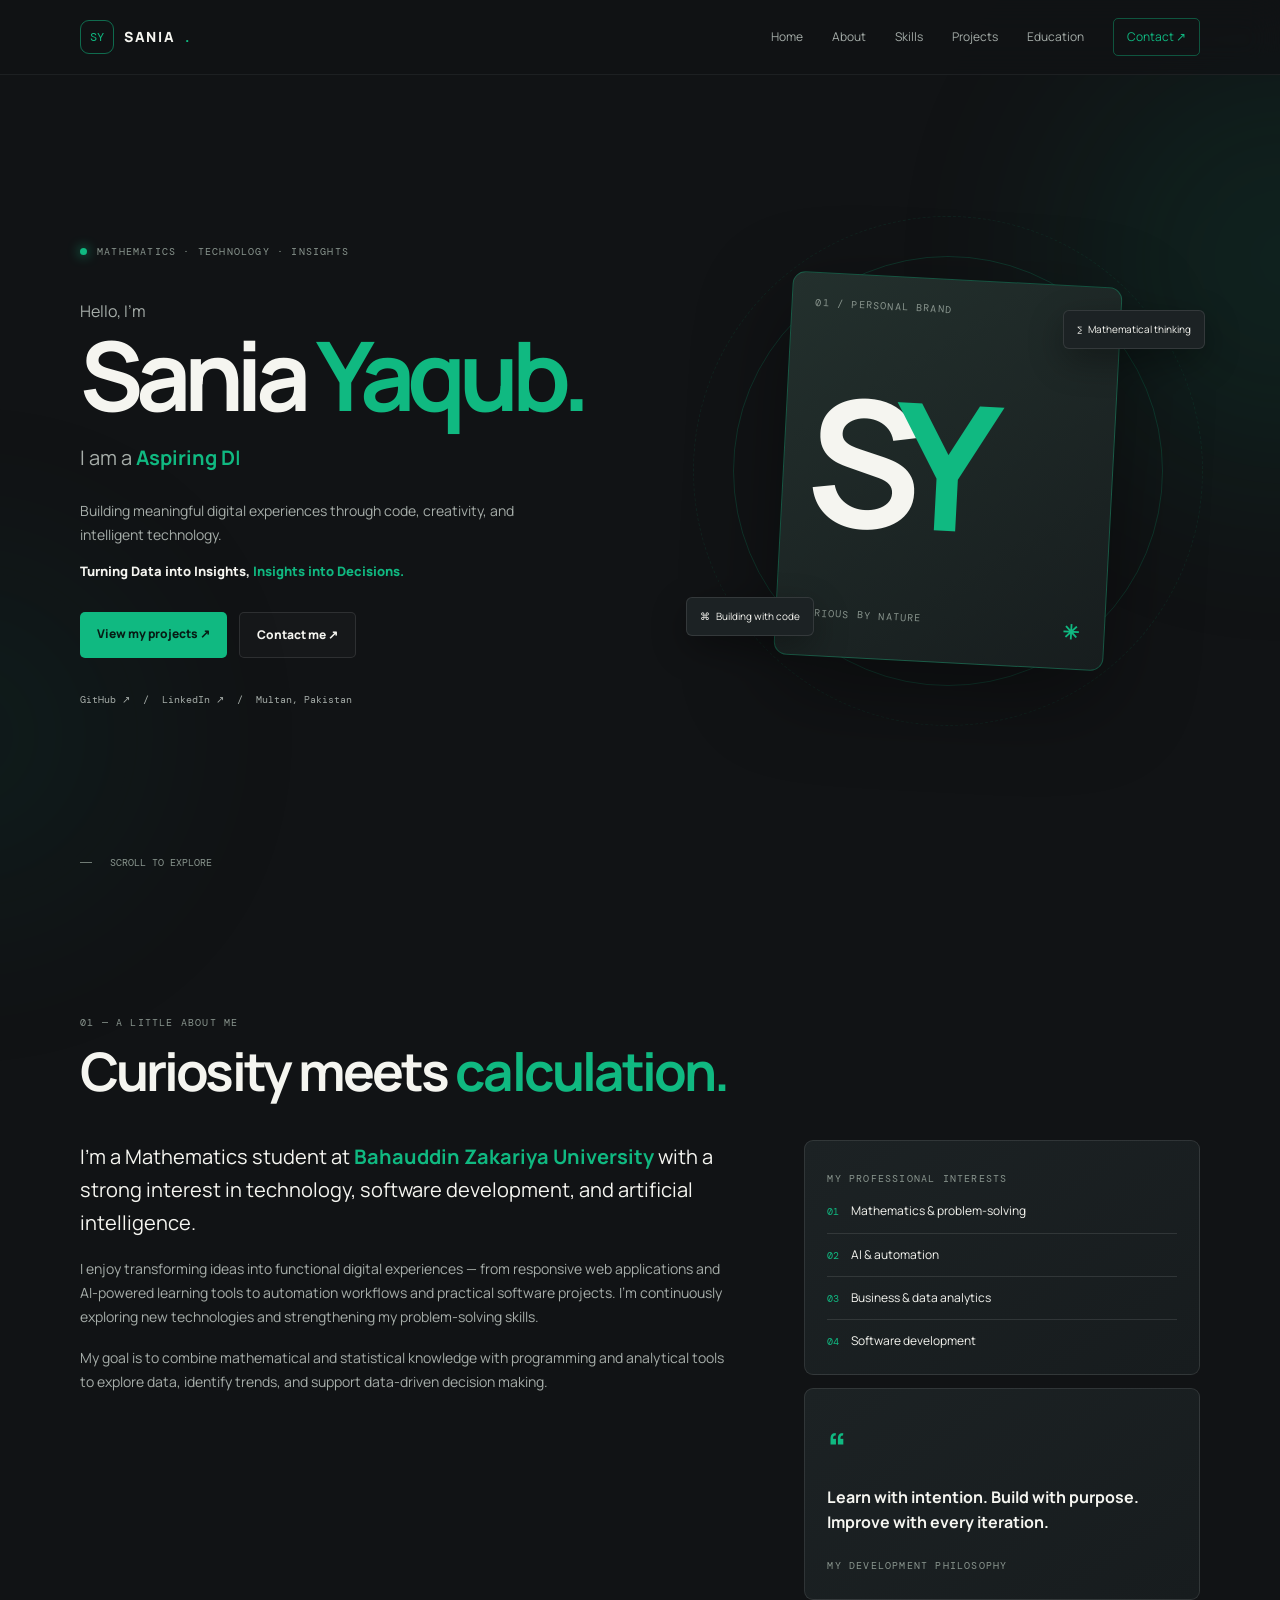
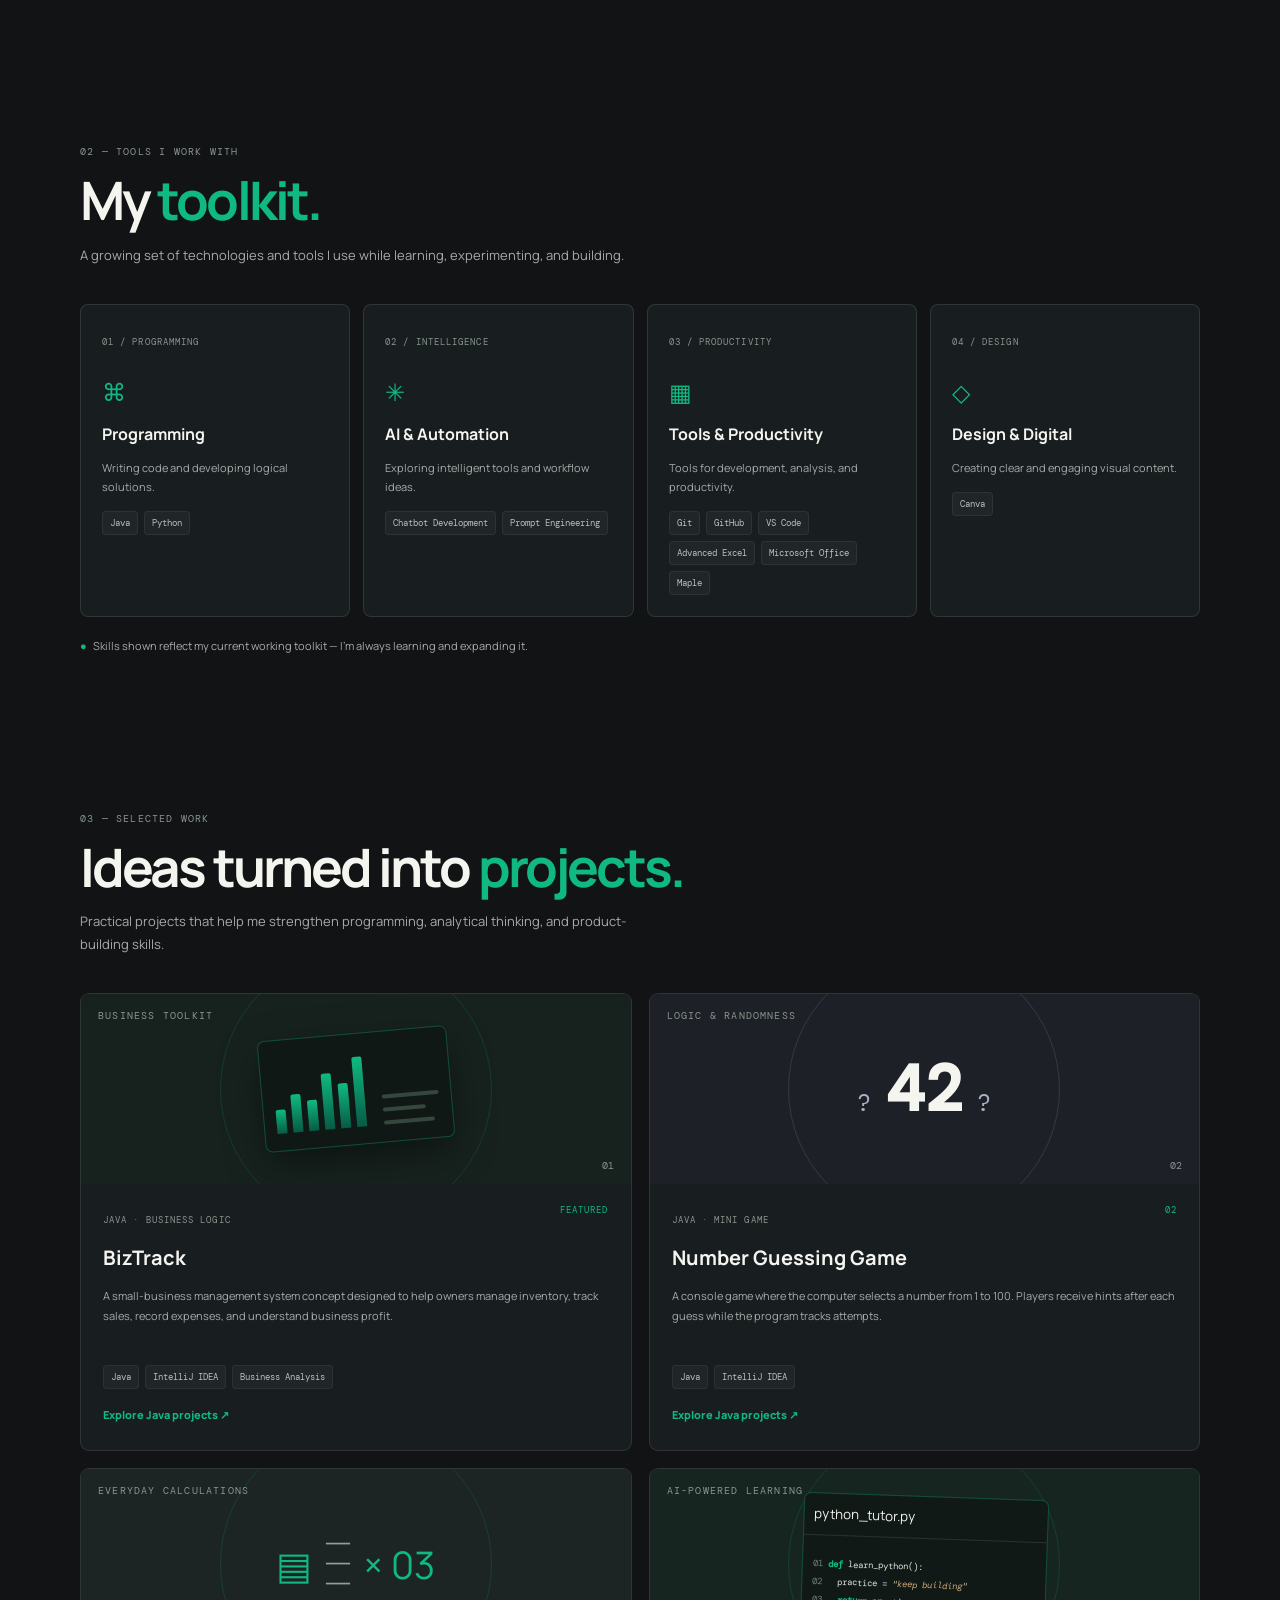
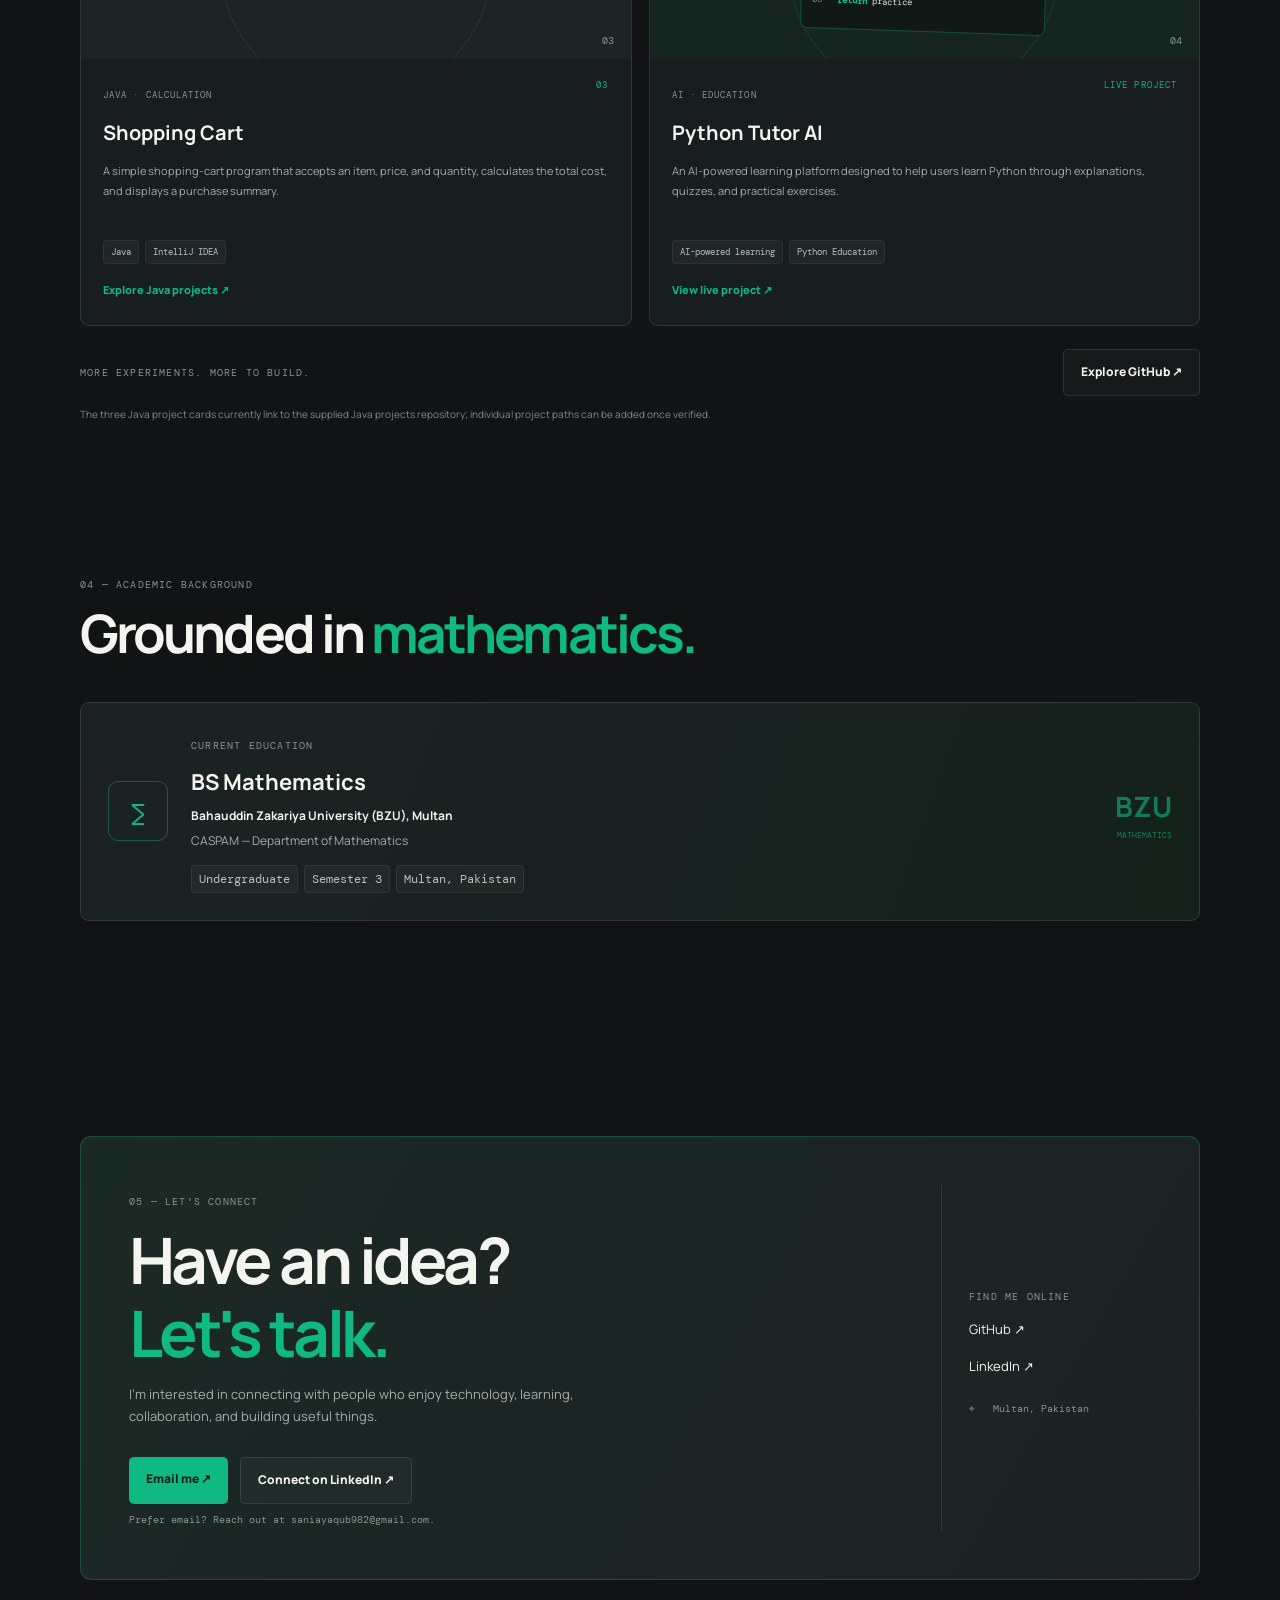
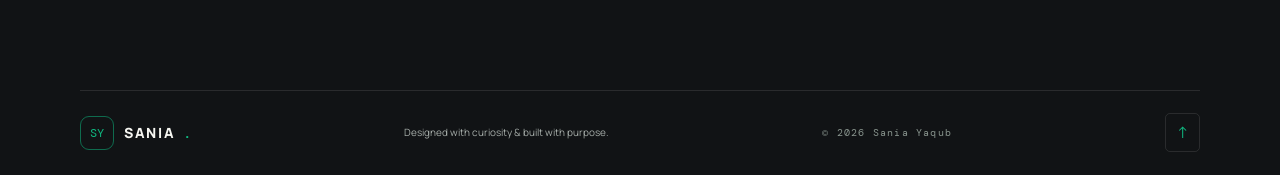
<file: index.html>
<!doctype html>
<html lang="en">
<head>
<meta charset="utf-8"><meta name="viewport" content="width=device-width,initial-scale=1">
<meta name="theme-color" content="#111315">
<meta name="description" content="Sania Yaqub — Mathematics student and aspiring data analyst exploring software development, AI, automation and business analytics.">
<meta name="author" content="Sania Yaqub">
<meta property="og:title" content="Sania Yaqub | Aspiring Data Analyst">
<meta property="og:description" content="Turning Data into Insights, Insights into Decisions.">
<link rel="icon" href="favicon.svg" type="image/svg+xml">
<link rel="preconnect" href="https://fonts.googleapis.com"><link rel="preconnect" href="https://fonts.gstatic.com" crossorigin>
<link href="https://fonts.googleapis.com/css2?family=DM+Mono:wght@400;500&family=Manrope:wght@400;500;600;700;800&display=swap" rel="stylesheet">
<link rel="stylesheet" href="styles.css"><title>Sania Yaqub | Aspiring Data Analyst</title>
</head>
<body>
<div class="glow glow-a" aria-hidden="true"></div><div class="glow glow-b" aria-hidden="true"></div>
<header class="header"><nav class="nav wrap" aria-label="Main navigation">
<a class="brand" href="#home"><span class="monogram">SY</span>SANIA<span class="green">.</span></a>
<button class="menu" aria-label="Open navigation menu" aria-expanded="false" aria-controls="nav-links"><i></i><i></i></button>
<div class="nav-links" id="nav-links"><a href="#home">Home</a><a href="#about">About</a><a href="#skills">Skills</a><a href="#projects">Projects</a><a href="#education">Education</a><a class="nav-cta" href="#contact">Contact ↗</a></div>
</nav></header>
<main>
<section class="hero wrap" id="home">
<div class="hero-copy"><p class="eyebrow"><b></b> MATHEMATICS · TECHNOLOGY · INSIGHTS</p><p class="hello">Hello, I'm</p>
<h1>Sania <span>Yaqub</span><em>.</em></h1><div class="role"><span>I am a </span><strong class="typed">Aspiring Data Analyst</strong><i aria-hidden="true">|</i></div>
<p class="intro">Building meaningful digital experiences through code, creativity, and intelligent technology.</p>
<p class="tagline">Turning Data into Insights, <span>Insights into Decisions.</span></p>
<div class="actions"><a class="btn primary" href="#projects">View my projects ↗</a><a class="btn secondary" href="#contact">Contact me ↗</a></div>
<div class="social"><a href="https://github.com/sania5257" target="_blank" rel="noopener noreferrer">GitHub ↗</a><span>/</span><a href="https://www.linkedin.com/in/sania-yaqub-24b44b3b3/" target="_blank" rel="noopener noreferrer">LinkedIn ↗</a><span>/</span><small>Multan, Pakistan</small></div></div>
<div class="hero-art" aria-label="Personal initials monogram"><div class="ring ring-one"></div><div class="ring ring-two"></div><div class="identity"><small>01 / PERSONAL BRAND</small><strong>S<span>Y</span></strong><footer>CURIOUS BY NATURE <b>✳</b></footer></div><div class="float float-top">∑ &nbsp; Mathematical thinking</div><div class="float float-bottom">⌘ &nbsp; Building with code</div></div>
<a class="scroll" href="#about">—— &nbsp; SCROLL TO EXPLORE</a>
</section>

<section class="section wrap" id="about"><div class="heading"><p class="eyebrow">01 — A LITTLE ABOUT ME</p><h2>Curiosity meets <span>calculation.</span></h2></div>
<div class="about-grid"><div class="about-text"><p class="lead">I’m a Mathematics student at <b>Bahauddin Zakariya University</b> with a strong interest in technology, software development, and artificial intelligence.</p>
<p>I enjoy transforming ideas into functional digital experiences — from responsive web applications and AI-powered learning tools to automation workflows and practical software projects. I’m continuously exploring new technologies and strengthening my problem-solving skills.</p>
<p>My goal is to combine mathematical and statistical knowledge with programming and analytical tools to explore data, identify trends, and support data-driven decision making.</p></div>
<aside><div class="panel"><small>MY PROFESSIONAL INTERESTS</small><p><i>01</i> Mathematics & problem-solving</p><p><i>02</i> AI & automation</p><p><i>03</i> Business & data analytics</p><p><i>04</i> Software development</p></div><div class="panel philosophy"><b>“</b><h3>Learn with intention. Build with purpose. Improve with every iteration.</h3><small>MY DEVELOPMENT PHILOSOPHY</small></div></aside></div></section>

<section class="section wrap" id="skills"><div class="heading"><p class="eyebrow">02 — TOOLS I WORK WITH</p><h2>My <span>toolkit.</span></h2><p class="sub">A growing set of technologies and tools I use while learning, experimenting, and building.</p></div>
<div class="skills">
<article class="skill"><small>01 / PROGRAMMING</small><div class="symbol">⌘</div><h3>Programming</h3><p>Writing code and developing logical solutions.</p><div class="tags"><b>Java</b><b>Python</b></div></article>
<article class="skill"><small>02 / INTELLIGENCE</small><div class="symbol">✳</div><h3>AI & Automation</h3><p>Exploring intelligent tools and workflow ideas.</p><div class="tags"><b>Chatbot Development</b><b>Prompt Engineering</b></div></article>
<article class="skill"><small>03 / PRODUCTIVITY</small><div class="symbol">▦</div><h3>Tools & Productivity</h3><p>Tools for development, analysis, and productivity.</p><div class="tags"><b>Git</b><b>GitHub</b><b>VS Code</b><b>Advanced Excel</b><b>Microsoft Office</b><b>Maple</b></div></article>
<article class="skill"><small>04 / DESIGN</small><div class="symbol">◇</div><h3>Design & Digital</h3><p>Creating clear and engaging visual content.</p><div class="tags"><b>Canva</b></div></article>
</div><p class="skill-note">● &nbsp; Skills shown reflect my current working toolkit — I’m always learning and expanding it.</p></section>

<section class="section wrap" id="projects"><div class="heading"><p class="eyebrow">03 — SELECTED WORK</p><h2>Ideas turned into <span>projects.</span></h2><p class="sub">Practical projects that help me strengthen programming, analytical thinking, and product-building skills.</p></div>
<div class="projects">
<article class="project"><div class="project-visual biz"><small>BUSINESS TOOLKIT</small><div class="dashboard"><div class="bars"><i></i><i></i><i></i><i></i><i></i><i></i></div><div class="lines"><i></i><i></i><i></i></div></div><b>01</b></div><div class="project-info"><small>JAVA · BUSINESS LOGIC <span>FEATURED</span></small><h3>BizTrack</h3><p>A small-business management system concept designed to help owners manage inventory, track sales, record expenses, and understand business profit.</p><div class="tags"><b>Java</b><b>IntelliJ IDEA</b><b>Business Analysis</b></div><a href="https://github.com/sania5257/java-projects" target="_blank" rel="noopener noreferrer">Explore Java projects ↗</a></div></article>
<article class="project"><div class="project-visual guess"><small>LOGIC & RANDOMNESS</small><div class="number">? <strong>42</strong> ?</div><b>02</b></div><div class="project-info"><small>JAVA · MINI GAME <span>02</span></small><h3>Number Guessing Game</h3><p>A console game where the computer selects a number from 1 to 100. Players receive hints after each guess while the program tracks attempts.</p><div class="tags"><b>Java</b><b>IntelliJ IDEA</b></div><a href="https://github.com/sania5257/java-projects" target="_blank" rel="noopener noreferrer">Explore Java projects ↗</a></div></article>
<article class="project"><div class="project-visual cart"><small>EVERYDAY CALCULATIONS</small><div class="cart-icon">▤ <span>━━━━<br>━━━━<br>━━━━</span> × 03</div><b>03</b></div><div class="project-info"><small>JAVA · CALCULATION <span>03</span></small><h3>Shopping Cart</h3><p>A simple shopping-cart program that accepts an item, price, and quantity, calculates the total cost, and displays a purchase summary.</p><div class="tags"><b>Java</b><b>IntelliJ IDEA</b></div><a href="https://github.com/sania5257/java-projects" target="_blank" rel="noopener noreferrer">Explore Java projects ↗</a></div></article>
<article class="project"><div class="project-visual tutor"><small>AI-POWERED LEARNING</small><div class="code"><small>python_tutor.py</small><p><i>01</i> <b>def</b> learn_python():<br><i>02</i> &nbsp; practice = <em>"keep building"</em><br><i>03</i> &nbsp; <b>return</b> practice</p></div><b>04</b></div><div class="project-info"><small>AI · EDUCATION <span>LIVE PROJECT</span></small><h3>Python Tutor AI</h3><p>An AI-powered learning platform designed to help users learn Python through explanations, quizzes, and practical exercises.</p><div class="tags"><b>AI-powered learning</b><b>Python Education</b></div><a href="https://sania5257.github.io/python-tutor-ai/" target="_blank" rel="noopener noreferrer">View live project ↗</a></div></article>
</div><div class="project-foot"><small>MORE EXPERIMENTS. MORE TO BUILD.</small><a class="btn secondary" href="https://github.com/sania5257" target="_blank" rel="noopener noreferrer">Explore GitHub ↗</a></div>
<p class="disclaimer">The three Java project cards currently link to the supplied Java projects repository; individual project paths can be added once verified.</p></section>

<section class="section wrap" id="education"><div class="heading"><p class="eyebrow">04 — ACADEMIC BACKGROUND</p><h2>Grounded in <span>mathematics.</span></h2></div><div class="education"><div class="sigma">∑</div><div><small>CURRENT EDUCATION</small><h3>BS Mathematics</h3><b>Bahauddin Zakariya University (BZU), Multan</b><p>CASPAM — Department of Mathematics</p><div class="tags"><b>Undergraduate</b><b>Semester 3</b><b>Multan, Pakistan</b></div></div><strong class="bzu">BZU<small>MATHEMATICS</small></strong></div></section>

<section class="section wrap" id="contact"><div class="contact"><div class="contact-main"><p class="eyebrow">05 — LET'S CONNECT</p><h2>Have an idea?<br><span>Let's talk.</span></h2><p>I’m interested in connecting with people who enjoy technology, learning, collaboration, and building useful things.</p><div class="actions"><a class="btn primary" id="email-link" href="#contact">Email me ↗</a><a class="btn secondary" href="https://www.linkedin.com/in/sania-yaqub-24b44b3b3/" target="_blank" rel="noopener noreferrer">Connect on LinkedIn ↗</a></div><small class="email-note" id="email-note" role="status">Professional email: add your address to CONTACT_EMAIL in script.js.</small></div><aside><small>FIND ME ONLINE</small><a href="https://github.com/sania5257" target="_blank" rel="noopener noreferrer">GitHub ↗</a><a href="https://www.linkedin.com/in/sania-yaqub-24b44b3b3/" target="_blank" rel="noopener noreferrer">LinkedIn ↗</a><p>⌖ &nbsp; Multan, Pakistan</p></aside></div></section>
</main>
<footer class="footer wrap"><a class="brand" href="#home"><span class="monogram">SY</span>SANIA<span class="green">.</span></a><p>Designed with curiosity & built with purpose.</p><small>© <span id="year"></span> Sania Yaqub</small><a href="#home" aria-label="Back to top" class="top">↑</a></footer>
<script src="script.js"></script>
</body></html>
</file>
<file: styles.css>
:root{--bg:#111315;--panel:#1c2224;--text:#f5f5f0;--muted:#a6ada9;--green:#10b981;--line:rgba(245,245,240,.11);--mono:"DM Mono",monospace;--font:"Manrope",sans-serif}*{box-sizing:border-box}html{scroll-behavior:smooth;scroll-padding-top:85px}body{margin:0;background:var(--bg);color:var(--text);font-family:var(--font);line-height:1.7;overflow-x:hidden}a{color:inherit;text-decoration:none}.wrap{width:min(1120px,calc(100% - 48px));margin:auto}.green,.heading h2 span,.contact h2 span{color:var(--green)}.glow{position:fixed;z-index:-1;pointer-events:none;border-radius:50%;filter:blur(100px);opacity:.14}.glow-a{width:430px;height:430px;background:#087f5b;right:-220px;top:5%}.glow-b{width:330px;height:330px;background:#075b4d;left:-200px;bottom:0}.header{position:sticky;top:0;z-index:10;background:rgba(17,19,21,.88);backdrop-filter:blur(16px);border-bottom:1px solid rgba(255,255,255,.06)}.nav{height:74px;display:flex;align-items:center;justify-content:space-between}.brand{display:flex;align-items:center;gap:10px;font-size:14px;font-weight:800;letter-spacing:.12em}.monogram{width:34px;height:34px;border:1px solid #10b98188;border-radius:9px;display:grid;place-items:center;color:var(--green);font:12px var(--mono);letter-spacing:0}.nav-links{display:flex;align-items:center;gap:29px}.nav-links a{font-size:12px;color:var(--muted)}.nav-links a:hover{color:var(--text)}.nav-links .nav-cta{padding:8px 13px;border:1px solid #10b98166;border-radius:5px;color:var(--green)}.menu{display:none;background:none;border:0}.menu i{display:block;width:23px;height:2px;background:white;margin:5px}.hero{min-height:calc(100svh - 74px);padding:75px 0 110px;display:grid;grid-template-columns:1.1fr .9fr;align-items:center;position:relative}.eyebrow,.panel>small,.skill>small,.project-info>small,.project-visual>small,.education>div>small,.contact aside>small,.footer>small,.project-foot>small{font:10px var(--mono);letter-spacing:.12em;color:#89958e}.eyebrow{display:flex;align-items:center;gap:10px}.eyebrow b{width:7px;height:7px;background:var(--green);border-radius:50%;box-shadow:0 0 12px #10b981}.hello{margin:40px 0 0;color:var(--muted)}h1{font-size:clamp(58px,8vw,96px);line-height:1.04;letter-spacing:-.075em;margin:0 0 16px}h1 span{color:var(--green)}h1 em{color:var(--green);font-style:normal}.role{font-size:20px;font-weight:600}.role>span{color:var(--muted);font-weight:400}.role strong{color:var(--green)}.role i{font-style:normal;color:var(--green);animation:blink 1s steps(2,start) infinite}@keyframes blink{to{visibility:hidden}}.intro{color:var(--muted);font-size:14px;max-width:470px;margin:24px 0 8px}.tagline{font-size:13px;font-weight:800}.tagline span{color:var(--green)}.actions{display:flex;flex-wrap:wrap;gap:12px;margin-top:30px}.btn{display:inline-flex;padding:12px 17px;border-radius:5px;font-size:12px;font-weight:800;gap:18px;transition:.2s}.btn:hover{transform:translateY(-3px)}.primary{background:var(--green);color:#071b14}.primary:hover{background:#059669;color:white}.secondary{border:1px solid var(--line);background:#ffffff06}.secondary:hover{border-color:#10b98199}.social{display:flex;gap:13px;align-items:center;margin-top:35px;font:10px var(--mono);color:var(--muted)}.social a:hover{color:var(--green)}.social small{font:inherit}.hero-art{min-height:460px;display:grid;place-items:center;position:relative}.identity{width:min(330px,75%);aspect-ratio:.86;position:relative;z-index:2;padding:23px;background:linear-gradient(145deg,#23302d,#171d1e);border:1px solid #10b98155;border-radius:13px;box-shadow:0 30px 90px #0006;transform:rotate(3deg);display:flex;flex-direction:column;justify-content:space-between}.identity>small,.identity footer{font:10px var(--mono);letter-spacing:.12em;color:#89958e}.identity>strong{font-size:clamp(110px,15vw,175px);line-height:1;letter-spacing:-.13em}.identity>strong span{color:var(--green)}.identity footer{display:flex;justify-content:space-between}.identity footer b{font-size:20px;color:var(--green)}.ring{position:absolute;border:1px solid #10b98133;border-radius:50%;width:430px;height:430px}.ring-two{width:510px;height:510px;border-style:dashed;opacity:.5}.float{position:absolute;z-index:3;padding:10px 13px;background:#1c2224;border:1px solid var(--line);border-radius:6px;font-size:10px;box-shadow:0 12px 35px #0005}.float-top{top:15%;right:-1%}.float-bottom{bottom:14%;left:-2%}.scroll{position:absolute;bottom:32px;left:0;color:#89958e;font:10px var(--mono)}.section{padding-top:105px;padding-bottom:30px}.heading{margin-bottom:38px}.heading .eyebrow{margin-bottom:12px}.heading h2,.contact h2{font-size:clamp(34px,5vw,53px);line-height:1.15;letter-spacing:-.055em;margin:0}.sub{color:var(--muted);font-size:13px;max-width:580px}.about-grid{display:grid;grid-template-columns:1.25fr .75fr;gap:65px}.about-text p{color:var(--muted);font-size:14px;margin:0 0 18px}.about-text .lead{font-size:20px;line-height:1.65;color:var(--text)}.about-text .lead b{color:var(--green)}.about-grid aside{display:grid;gap:13px}.panel{padding:22px;background:linear-gradient(145deg,#1c2224,#171c1e);border:1px solid var(--line);border-radius:9px}.panel p{font-size:12px;border-bottom:1px solid var(--line);padding:11px 0;margin:0}.panel p:last-child{border:0;padding-bottom:0}.panel p i{font:10px var(--mono);color:var(--green);margin-right:10px}.philosophy>b{font-size:44px;color:var(--green)}.philosophy h3{font-size:16px;line-height:1.55;margin:0 0 15px}.skills{display:grid;grid-template-columns:repeat(4,1fr);gap:13px}.skill{padding:21px;background:#1c2224bd;border:1px solid var(--line);border-radius:8px;min-height:245px;transition:.2s}.skill:hover,.project:hover{transform:translateY(-5px);border-color:#10b98166}.skill>small{font-size:9px}.symbol{font-size:24px;color:var(--green);margin-top:19px}.skill h3{font-size:16px;margin:8px 0}.skill p,.project-info p{font-size:11px;color:var(--muted)}.tags{display:flex;flex-wrap:wrap;gap:6px;margin-top:14px}.tags b{font:9px var(--mono);font-weight:400;color:#b8c2bc;background:#ffffff09;border:1px solid #ffffff10;padding:5px 7px;border-radius:4px}.skill-note{font-size:11px;color:var(--muted);margin-top:20px}.skill-note:first-letter{color:var(--green)}.projects{display:grid;grid-template-columns:1fr 1fr;gap:17px}.project{overflow:hidden;background:#1c2224b8;border:1px solid var(--line);border-radius:9px;transition:.2s}.project-visual{height:190px;position:relative;display:grid;place-items:center;background:#17221f;overflow:hidden}.project-visual:before{content:"";position:absolute;width:270px;height:270px;border:1px solid #10b9812c;border-radius:50%}.project-visual>small{position:absolute;top:15px;left:17px}.project-visual>b{position:absolute;right:17px;bottom:12px;font:10px var(--mono);color:#89958e}.dashboard{width:190px;height:112px;padding:17px 12px;display:flex;align-items:end;gap:17px;background:#101816;border:1px solid #10b98155;border-radius:7px;transform:rotate(-5deg);box-shadow:0 14px 40px #0006}.bars{height:70px;display:flex;align-items:end;gap:6px}.bars i{width:10px;background:linear-gradient(#10b981,#075b45);border-radius:2px 2px 0 0}.bars i:nth-child(1){height:35%}.bars i:nth-child(2){height:55%}.bars i:nth-child(3){height:45%}.bars i:nth-child(4){height:80%}.bars i:nth-child(5){height:65%}.bars i:nth-child(6){height:100%}.lines{display:grid;gap:9px;flex:1}.lines i{height:4px;background:#35473d;border-radius:3px}.lines i:nth-child(2){width:75%}.lines i:nth-child(3){width:90%}.guess{background:#1d2027}.guess:before{border-color:#9299bd33}.number{font:24px var(--mono);color:#aab1c8}.number strong{font-size:65px;color:#f5f5f0}.cart{background:#1d2424}.cart-icon{display:flex;align-items:center;gap:14px;font-size:38px;color:var(--green)}.cart-icon span{font:10px/2 var(--mono);color:#8da196}.tutor{background:#172521}.code{width:245px;background:#111917;border:1px solid #10b98155;border-radius:7px;overflow:hidden;transform:rotate(2deg)}.code>small{display:block;padding:9px;border-bottom:1px solid var(--line)}.code p{padding:10px;font:9px/2 var(--mono);color:#dce5df}.code i{color:#718278;font-style:normal}.code b{color:var(--green)}.code em{color:#c7a878}.project-info{padding:20px 22px 23px}.project-info>small{font-size:9px}.project-info>small span{float:right;color:var(--green)}.project-info h3{font-size:20px;margin:10px 0 4px}.project-info p{min-height:65px;line-height:1.8}.project-info>a{display:inline-block;color:var(--green);font-size:11px;font-weight:800;margin-top:17px}.project-foot{display:flex;align-items:center;justify-content:space-between;margin-top:23px}.disclaimer{font-size:10px;color:#7f8c84}.education{display:flex;align-items:center;gap:23px;padding:27px;background:linear-gradient(110deg,#1c2224,#14211b);border:1px solid var(--line);border-radius:9px}.sigma{width:60px;height:60px;display:grid;place-items:center;border:1px solid #10b98166;border-radius:10px;color:var(--green);font-size:30px}.education h3{font-size:22px;margin:7px 0 0}.education b,.education p{font-size:12px}.education p{color:var(--muted);margin:2px 0}.bzu{margin-left:auto;color:#10b98199;font-size:28px}.bzu small{display:block;font:8px var(--mono);text-align:right}.contact{margin-top:80px;margin-bottom:80px;padding:48px;display:grid;grid-template-columns:1fr 210px;gap:45px;background:linear-gradient(120deg,#1b2924,#1c2224);border:1px solid #10b98144;border-radius:11px}.contact h2{font-size:clamp(42px,6vw,64px);margin-top:15px}.contact-main>p:not(.eyebrow){font-size:13px;color:var(--muted);max-width:480px}.contact aside{border-left:1px solid var(--line);padding-left:27px;display:flex;flex-direction:column;justify-content:center;gap:15px}.contact aside a{font-size:13px}.contact aside a:hover{color:var(--green)}.contact aside p,.email-note{font:10px var(--mono);color:#89958e}.footer{border-top:1px solid var(--line);min-height:85px;display:flex;align-items:center;justify-content:space-between;gap:15px}.footer p{font-size:10px;color:var(--muted)}.top{border:1px solid var(--line);border-radius:5px;padding:5px 11px;color:var(--green)}.reveal{opacity:0;transform:translateY(15px);transition:opacity .6s,transform .6s}.reveal.visible{opacity:1;transform:none}:focus-visible{outline:2px solid var(--green);outline-offset:4px}
@media(max-width:900px){.nav-links{gap:16px}.skills{grid-template-columns:1fr 1fr}.about-grid{gap:30px}.hero-art{min-height:380px}.ring{width:340px;height:340px}.ring-two{width:410px;height:410px}}
@media(max-width:680px){.wrap{width:calc(100% - 36px)}.nav{height:66px}.menu{display:block}.nav-links{display:none;position:absolute;top:66px;left:0;right:0;padding:15px 22px 22px;background:#111315f7;border-bottom:1px solid var(--line);flex-direction:column;align-items:stretch;gap:0}.nav-links.open{display:flex}.nav-links a{padding:11px 0;border-bottom:1px solid #ffffff0c}.nav-links .nav-cta{border:0}.hero{min-height:0;grid-template-columns:1fr;padding-top:65px;padding-bottom:90px}.hello{margin-top:30px}h1{font-size:clamp(58px,16vw,82px)}.hero-art{min-height:350px;margin-top:25px}.identity{width:245px}.identity>strong{font-size:140px}.ring{width:300px;height:300px}.ring-two{width:355px;height:355px}.float-top{right:0}.float-bottom{left:0}.scroll{bottom:23px}.section{padding-top:78px}.about-grid{grid-template-columns:1fr;gap:22px}.about-text .lead{font-size:18px}.skills{gap:10px}.skill{padding:16px;min-height:230px}.projects{grid-template-columns:1fr}.project-info p{min-height:0}.education{align-items:flex-start;padding:20px;gap:15px}.bzu{display:none}.contact{grid-template-columns:1fr;padding:28px 22px;gap:25px;margin-top:55px}.contact aside{border-left:0;border-top:1px solid var(--line);padding:20px 0 0}.footer{padding:18px 0;flex-wrap:wrap}.footer p{order:3;width:100%;margin:0}}
@media(max-width:390px){.skills{grid-template-columns:1fr}.skill{min-height:0}.social{gap:8px;font-size:9px}.float{font-size:9px;padding:8px}.hero-art{min-height:320px}.identity{width:215px}.identity>strong{font-size:120px}}
@media(prefers-reduced-motion:reduce){*,*::before,*::after{scroll-behavior:auto!important;animation-duration:.01ms!important;animation-iteration-count:1!important;transition-duration:.01ms!important}.reveal{opacity:1;transform:none}}
</file>
